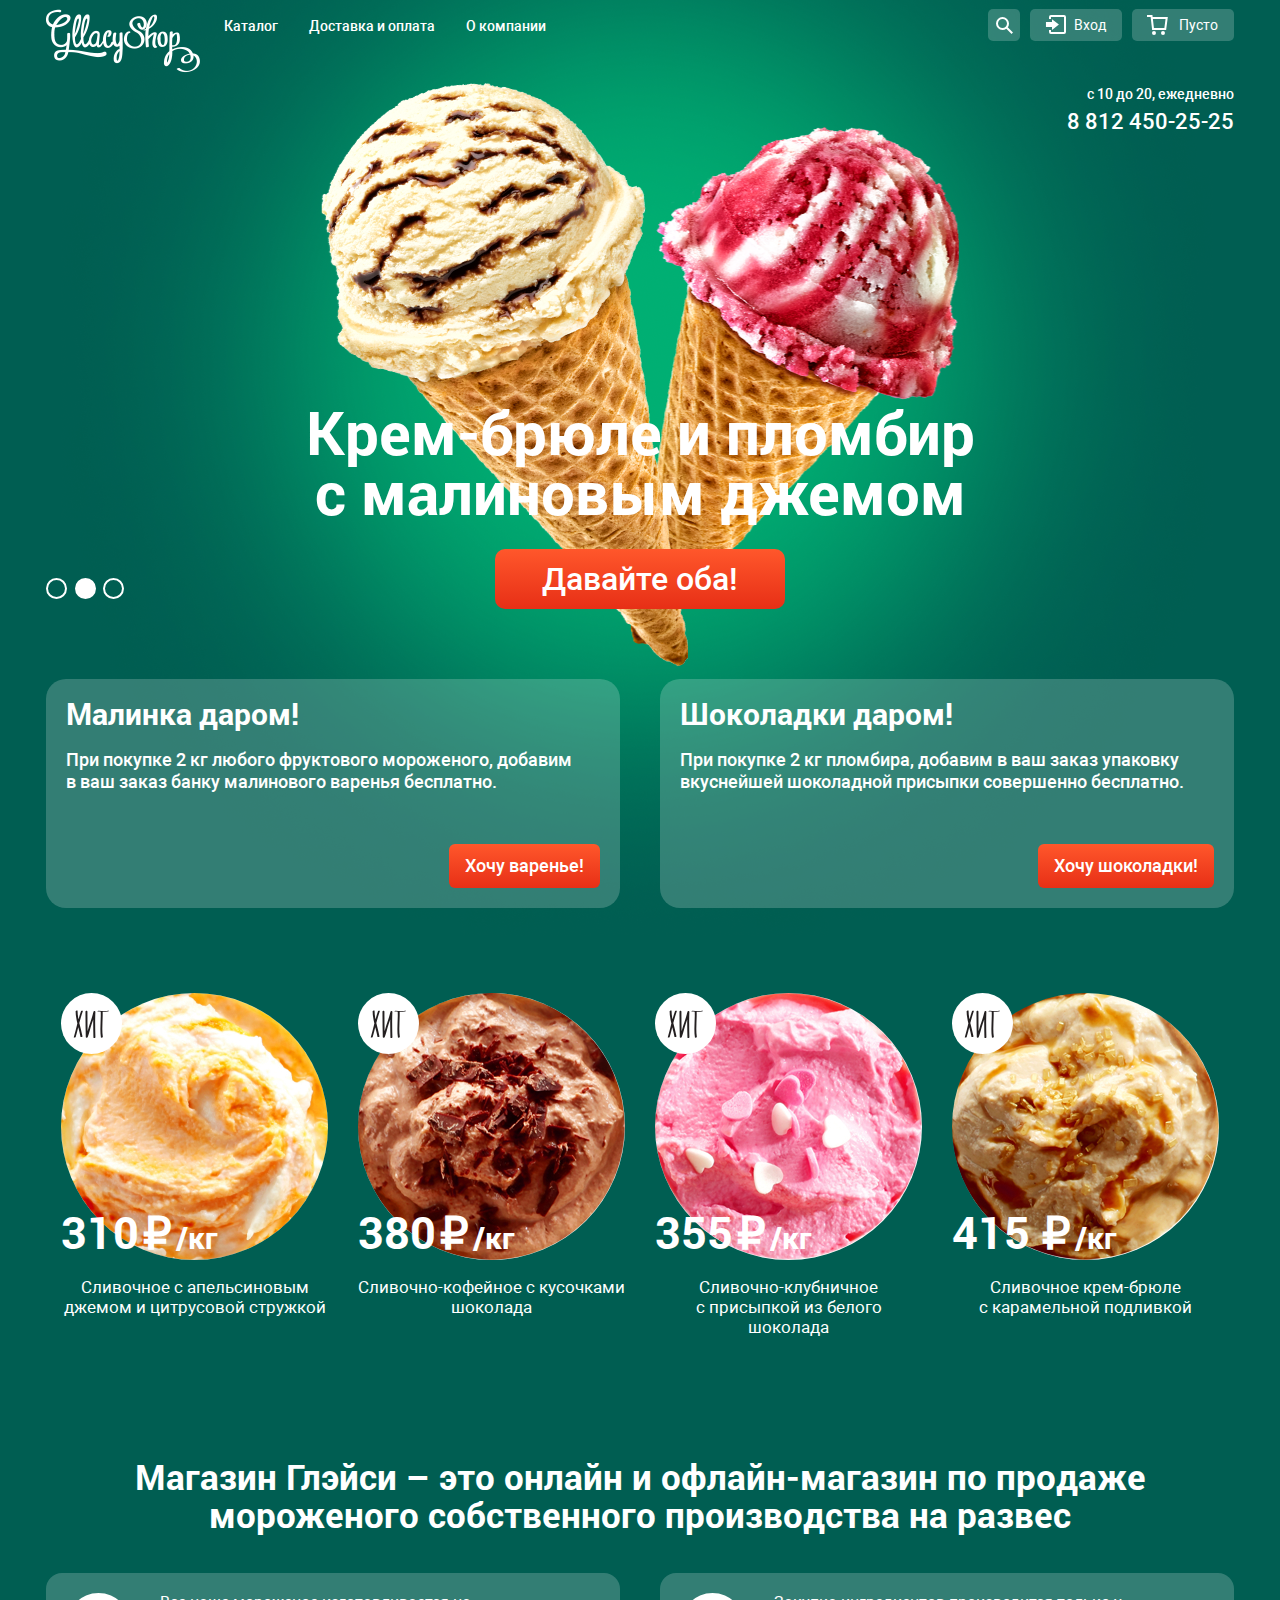
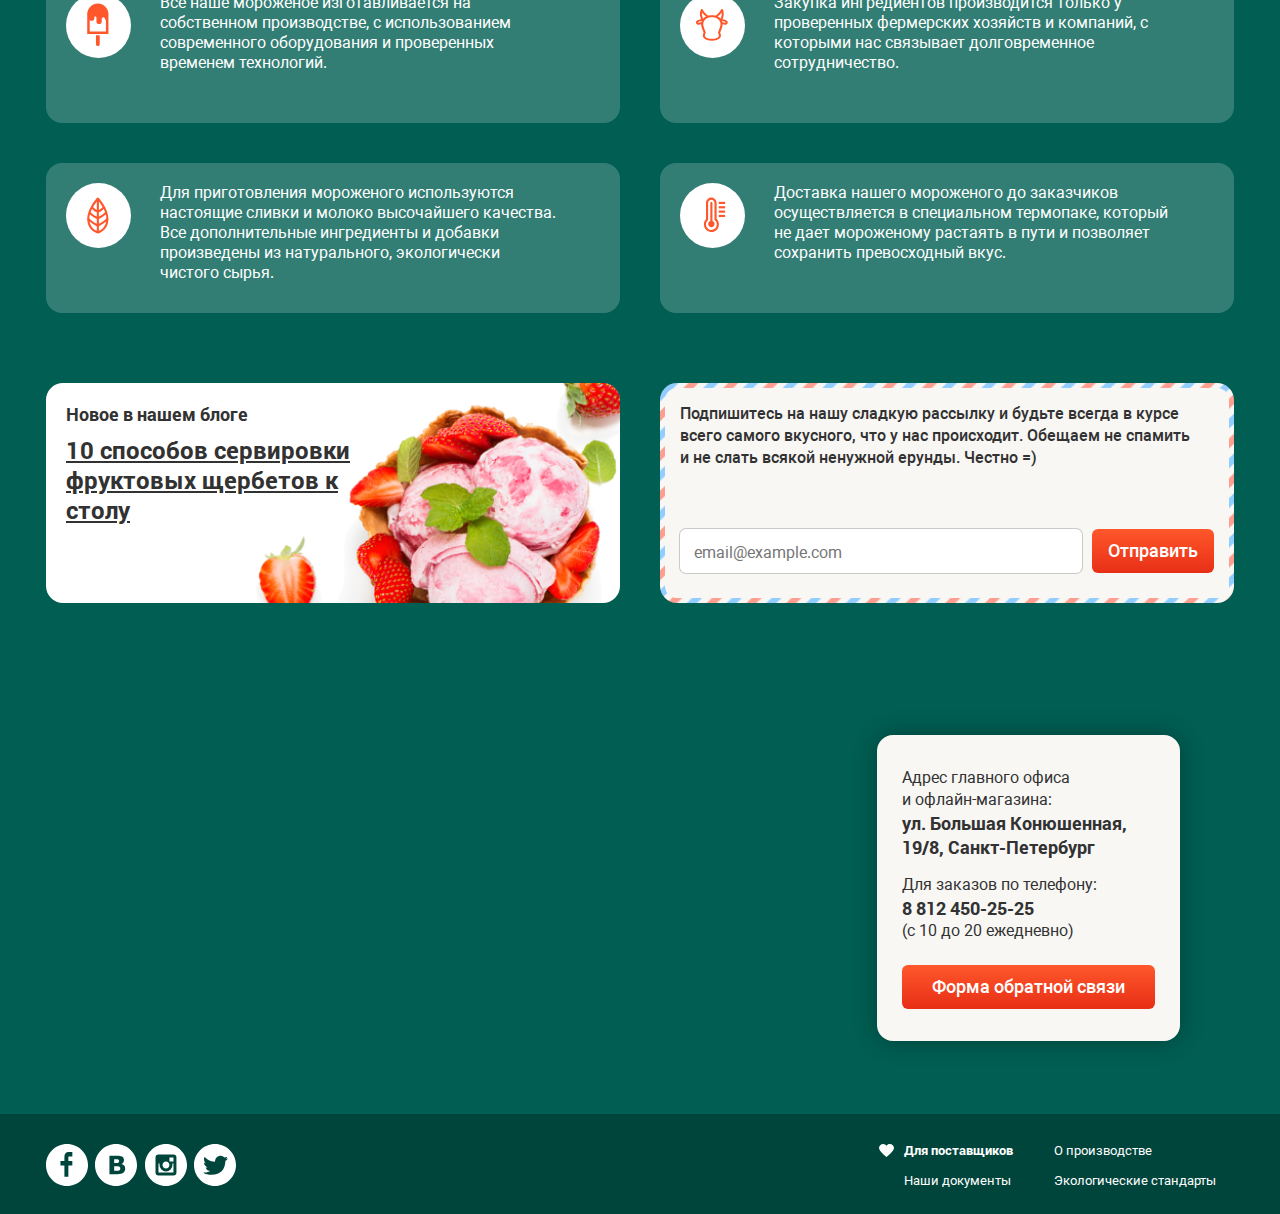
<file: index.html>
<!DOCTYPE html>
<html class="page" lang="ru">
<head>
  <meta charset="UTF-8">
  <title>"Gllacy Shop" - интернет-магазин мороженного</title>

  <link rel="icon" href="favicon.ico">
  <link rel="icon" href="img/icons/152.svg" type="image/svg+xml">
  <link rel="apple-touch-icon" href="img/icons/180.png">
  <link rel="manifest" href="manifest.webmanifest">


  <link href="https://fonts.googleapis.com/css2?family=Roboto:wght@400;500;700&display=swap" rel="stylesheet">
  <link rel="stylesheet" href="css/normalize.css">
  <link rel="stylesheet" href="css/style.css">
</head>

<body class="page-body">
<div class="bg-wrapper bg-wrapper-1">

  <header class="main-header sticky-top">
    <div class="container">
      <nav class="header-nav">
        <a class="header-logo">
          <img src="img/Logo.svg" width="154" height="64" alt="Логотип 'Gllacy Shop'">
        </a>

        <div class="header-nav-wrapper">
          <ul class="site-nav">
            <li>
              <a href="catalog.html">Каталог</a>
              <ul class="menu-dropdown">
                <li class="lead">
                  <a href="#">Новинки</a></li>
                <li>
                  <a href="catalog.html">Сливочное</a>
                </li>
                <li>
                  <a href="#">Щербеты</a>
                </li>
                <li>
                  <a href="#">Фруктовый&nbsp;лёд</a>
                </li>
                <li>
                  <a href="#">Мелорин</a>
                </li>
              </ul>
            </li>
            <li>
              <a href="blank.html">Доставка и оплата</a>
            </li>
            <li>
              <a href="blank.html">О компании</a>
            </li>
          </ul>

          <ul class="user-nav">
            <li class="user-search">
              <button class="btn-menu btn-menu-search" type="button" aria-label="Поиск:"></button>
              <form class="modal-form visually-hidden"
                    action="#"
                    method="get">
                <label class="visually-hidden"
                       for="nav-menu-search">Поиск по сайту:</label>
                <input type="search"
                       id="nav-menu-search"
                       name="site-navigation-search"
                       placeholder="Крем-брюле">
                <button class="btn" type="submit">Поиск</button>
              </form>
            </li>

            <li class="user-login">
              <button class="btn-menu btn-menu-login" type="button">Вход</button>
              <form class="modal-form visually-hidden"
                    action="#"
                    method="post">
                <p>
                  <label class="visually-hidden" for="login-login">Почта:</label>
                  <input type="email"
                         id="login-login"
                         name="login"
                         placeholder="email@example.com">
                </p>
                <p>
                  <label class="visually-hidden" for="password">Пароль:</label>
                  <input type="password"
                         id="password"
                         name="login-password"
                         placeholder="&#149;&#149;&#149;&#149;&#149;&#149;&#149;&#149;&#149;&#149;">
                </p>
                <div class="login-form-wrapper">
                  <button class="btn" type="submit">Войти</button>
                  <div class="login-help">
                    <a href="#">Забыли пароль?</a>
                    <a href="#">Новая&nbsp;регистрация</a>
                  </div>
                </div>

              </form>
            </li>

            <li class="user-cart">
              <button class="btn-menu btn-menu-cart" type="button" aria-label="Корзина:">
                <span class="cart-number"></span>&nbsp;
                <span class="cart-unit">Пусто</span>
              </button>
              <div class="modal-form visually-hidden">
                <table class="table-cart-modal">
                  <caption class="visually-hidden">Товары которые вы выбрали:</caption>
                  <tr>
                    <td class="product-delete"><button type="button"></button></td>
                    <td class="product-img">
                      <img src="img/1.jpg" width="33" height="33" alt="Фото сливочного мороженного с апельсиновым джемом и цитрусовой стружкой">
                    </td>
                    <td class="product-name">Пломбир с&nbsp;апельсиновым джемом</td>
                    <td class="calc-price">
                      <span class="weight">1,5</span>&nbsp;кг х&nbsp;
                      <span class="money">200</span>&nbsp;руб.
                    </td>
                    <td class="price">
                      <span>300</span> руб.</td>
                  </tr>

                  <tr>
                    <td class="product-delete"><button type="button"></button></td>
                    <td class="product-img">
                      <img src="img/3.jpg" width="33" height="33" alt="Фото сливочно-клубничного мороженного с присыпкой из белого шоколада">
                    </td>
                    <td class="product-name">Клубничный пломбир с&nbsp;присыпкой из&nbsp;белого шоколада</td>
                    <td class="calc-price">
                      <span>
                        <span class="weight">1,5</span>&nbsp;кг х&nbsp;
                        <span class="money">300</span>&nbsp;руб.
                      </span>
                    </td>
                    <td class="price">
                      <span class="total-money">450</span> руб.</td>
                  </tr>

                  <tr>
                    <td class="final-price" colspan="5">Итого: <span class="final-money">750</span> руб.</td>
                  </tr>
                </table>
                <button class="btn" type="button">Оформить заказ</button>
              </div>
            </li>
          </ul>
        </div>
      </nav>
    </div>
  </header>

  <main class="container">
    <h1 class="visually-hidden">Интернет-магазин мороженного собственного производства - "Gllacy Shop"</h1>
    <div class="time-info">
      <p>с 10 до 20, ежедневно</p>
      <a href="tel:+88124502525">8 812 450-25-25</a>
    </div>

    <section class="index-slider">
      <h2 class="visually-hidden">Лучшие комбо из двух вкусов!</h2>

      <div class="slide slide-1 slide-current">
        <h3>Крем-брюле и пломбир с&nbsp;малиновым джемом</h3>
        <button class="btn" type="button">Давайте оба!</button>
      </div>

      <div class="slide slide-2">
        <h3>Шоколадный пломбир и&nbsp;лимонный сорбет</h3>
        <button class="btn" type="button">Давайте оба!</button>
      </div>

      <div class="slide slide-3">
        <h3>Пломбир с помадкой и&nbsp;клубничный щербет</h3>
        <button class="btn" type="button">Давайте оба!</button>
      </div>

      <div class="slider-controls">
        <button class="btn-slide btn-slide-1" type="button"></button>
        <button class="btn-slide btn-slide-2 btn-slide-current" type="button" disabled></button>
        <button class="btn-slide btn-slide-3" type="button"></button>
      </div>
    </section>

    <section class="presents">
      <h2 class="visually-hidden">Подарки при покупке в нашем интернет-магазине</h2>

      <article class="present present-raspberries">
        <h3>Малинка даром!</h3>
        <p>При покупке 2 кг любого фруктового мороженого, добавим в ваш заказ банку малинового варенья бесплатно.</p>
        <button class="btn" type="button">Хочу варенье!</button>
        <div class="bg-present-focus"></div>
      </article>

      <article class="present present-chocolate">
        <h3>Шоколадки даром!</h3>
        <p>При покупке 2 кг пломбира, добавим в ваш заказ упаковку вкуснейшей шоколадной присыпки совершенно бесплатно.</p>
        <button class="btn" type="button">Хочу шоколадки!</button>
        <div class="bg-present-focus"></div>
      </article>
    </section>

    <section class="hot-offers">
      <h2 class="visually-hidden">Самый частый выбор покупателей</h2>

      <article class="product">
        <a href="#">
          <h3>Сливочное с&nbsp;апельсиновым джемом и&nbsp;цитрусовой стружкой</h3>
          <img src="img/1.jpg" width="267" height="267"
               alt="Фото сливочного мороженного с апельсиновым джемом и цитрусовой стружкой">
          <p class="product-price">
            <span class="price">310</span>
            <span class="currency">&#8381;</span>
            <span class="weight">/кг</span>
          </p>
        </a>
        <button class="btn" type="button">Быстрый просмотр</button>
        <div class="bg-product-focus"></div>
      </article>

      <article class="product">
        <a href="#">
          <h3>Сливочно-кофейное с&nbsp;кусочками шоколада</h3>
          <img src="img/2.jpg" width="267" height="267" alt="Фото сливочно-кофейного мороженного с кусочками шоколада">
          <p class="product-price">
            <span class="price">380</span>
            <span class="currency">&#8381;</span>
            <span class="weight">/кг</span>
          </p>
        </a>
        <button class="btn" type="button">Быстрый просмотр</button>
        <div class="bg-product-focus"></div>
      </article>

      <article class="product">
        <a href="#">
          <h3>Сливочно-клубничное с&nbsp;присыпкой из&nbsp;белого шоколада</h3>
          <img src="img/3.jpg" width="267" height="267" alt="Фото сливочно-клубничного мороженного с присыпкой из белого шоколада">
          <p class="product-price">
            <span class="price">355</span>
            <span class="currency">&#8381;</span>
            <span class="weight">/кг</span>
          </p>
        </a>
        <button class="btn" type="button">Быстрый просмотр</button>
        <div class="bg-product-focus"></div>
      </article>

      <article class="product">
        <a href="#">
          <h3>Сливочное крем-брюле с&nbsp;карамельной подливкой</h3>
          <img src="img/4.jpg" width="267" height="267" alt="Фото сливочного мороженного крем-брюле с карамельной подливкой">
          <p class="product-price">
            <span class="price">415</span>
            &nbsp;
            <span class="currency">&#8381;</span>
            <span class="weight">/кг</span>
          </p>
        </a>
        <button class="btn" type="button">Быстрый просмотр</button>
        <div class="bg-product-focus"></div>
      </article>
    </section>

    <section class="about">
      <h2>Магазин Глэйси – это онлайн и офлайн-магазин по продаже мороженого собственного производства на развес</h2>
      <ul>
        <li>
          Все наше мороженое изготавливается на собственном производстве, с использованием современного оборудования и
          проверенных временем технологий.
        </li>
        <li>
          Закупка ингредиентов производится только у проверенных фермерских хозяйств и компаний, с которыми нас
          связывает долговременное сотрудничество.
        </li>
        <li>
          Для приготовления мороженого используются настоящие сливки и молоко высочайшего качества. Все дополнительные
          ингредиенты и добавки произведены из натурального, экологически чистого сырья.
        </li>
        <li>
          Доставка нашего мороженого до заказчиков осуществляется в специальном термопаке, который не дает мороженому
          растаять в пути и позволяет сохранить превосходный вкус.
        </li>
      </ul>
    </section>

    <section class="news">
      <h2 class="visually-hidden">Будьте с нами на связи</h2>

      <article class="blog">
        <h3>Новое в нашем блоге</h3>
        <a href="#">10 способов сервировки фруктовых щербетов к столу</a>
      </article>

      <article class="subscribe">
        <h3 class="visually-hidden">Подписка на новости:</h3>
        <p class="subscribe-title">Подпишитесь на нашу сладкую рассылку и будьте всегда в курсе всего самого вкусного,
                                   что у нас происходит.
                                   Обещаем не спамить и не слать всякой ненужной ерунды. Честно =)
        </p>
        <form action="#" method="post">
          <p class="subscribe-form">
            <label for="subscribe-mail"></label>
            <input type="email"
                   id="subscribe-mail"
                   name="email"
                   placeholder="email@example.com">
            <button class="btn" type="submit">Отправить</button>
          </p>
        </form>
      </article>
    </section>
  </main>

  <footer class="main-footer">
    <section class="footer-map container">
      <h2 class="visually-hidden">Наши контакты и адрес</h2>
      <iframe
        src="https://www.google.com/maps/embed?pb=!1m18!1m12!1m3!1d1413.217554872661!2d30.32075519645649!3d59.93892078773227!2m3!1f0!2f0!3f0!3m2!1i1024!2i768!4f13.1!3m3!1m2!1s0x4696310fca145cc1%3A0x42b32648d8238007!2z0JHQvtC70YzRiNCw0Y8g0JrQvtC90Y7RiNC10L3QvdCw0Y8g0YPQuy4sIDE5LzgsINCh0LDQvdC60YIt0J_QtdGC0LXRgNCx0YPRgNCzLCAxOTExODY!5e0!3m2!1sru!2sru!4v1646764091238!5m2!1sru!2sru"
        width="100%"
        height="439px"
        style="border:none;"
        allowfullscreen=""
        loading="lazy"></iframe>

        <div class="contacts">
          <p>Адрес главного офиса <br> и офлайн-магазина: <br>
            <b class="info">ул. Большая Конюшенная, 19/8, Санкт-Петербург</b>
          </p>

          <p>Для заказов по телефону: <br>
            <a class="info" href="#">8 812 450-25-25</a>
             (с 10 до 20 ежедневно)
          </p>
          <button class="btn" type="button">Форма обратной связи</button>
        </div>
    </section>

    <section class="footer-menu">
      <div class="container">
        <div class="footer-social">
          <a href="#" aria-label="Фейсбук">
            <svg xmlns="http://www.w3.org/2000/svg" width="42" height="42" viewBox="0 0 32 32">
              <path fill="#fff"
                    d="M16 0C7.164 0 0 7.163 0 16s7.164 16 16 16c8.837 0 16-7.164 16-16S24.837 0 16 0zm4.062 9.455h-3.021v3.444h3.021v3.445h-3.021v8.61H14.02v-8.61H11v-3.445h3.021V9.455c0-1.902 1.353-3.445 3.021-3.445h3.021v3.445z"/>
            </svg>
          </a>
          <a href="#" aria-label="Вконтакте">
            <svg xmlns="http://www.w3.org/2000/svg" width="42" height="42" viewBox="0 0 32 32">
              <g fill="#fff">
                <path d="M16.637 14.495c.402-.019.719-.082.951-.188.326-.145.54-.33.641-.559.101-.229.15-.496.15-.797 0-.232-.058-.465-.174-.697-.116-.232-.322-.405-.617-.517-.264-.1-.592-.155-.984-.165a76.242 76.242 0 0 0-1.652-.014h-.339v2.965h.565c.571 0 1.057-.009 1.459-.028zM18.118 17.084c-.282-.081-.672-.125-1.166-.132a127.97 127.97 0 0 0-1.55-.009h-.79v3.493h.264c1.014 0 1.74-.003 2.18-.009a3.2 3.2 0 0 0 1.212-.245c.377-.157.633-.364.774-.625s.214-.562.214-.9c0-.446-.088-.788-.261-1.03-.17-.241-.464-.423-.877-.543z"/>
                <path d="M16 0C7.164 0 0 7.164 0 16c0 8.837 7.164 16 16 16 8.837 0 16-7.163 16-16 0-8.836-7.163-16-16-16zm6.602 20.531a3.73 3.73 0 0 1-1.124 1.327c-.552.415-1.161.71-1.823.886s-1.501.264-2.519.264h-6.121V8.987h5.443c1.13 0 1.957.038 2.48.113a5.126 5.126 0 0 1 1.561.5c.533.27.929.632 1.189 1.087.26.455.392.975.392 1.558 0 .678-.179 1.278-.536 1.795-.358.518-.863.92-1.517 1.208v.075c.917.182 1.642.559 2.179 1.13.537.571.807 1.325.807 2.261 0 .678-.138 1.283-.411 1.817z"/>
              </g>
            </svg>
          </a>
          <a href="#" aria-label="Инстаграм">
            <svg xmlns="http://www.w3.org/2000/svg" width="42" height="42" viewBox="0 0 32 32">
              <g fill="#fff">
                <path d="M20.916 16a4.938 4.938 0 1 1-9.877 0c0-.394.051-.773.138-1.14h-.897v6.838h11.396V14.86h-.897c.086.367.137.746.137 1.14z"/>
                <path d="M15.978 18.659c1.466 0 2.659-1.193 2.659-2.659s-1.193-2.659-2.659-2.659c-1.466 0-2.659 1.193-2.659 2.659s1.192 2.659 2.659 2.659zM18.637 10.302h3.039v3.039h-3.039z"/>
                <path d="M16 0C7.164 0 0 7.164 0 16c0 8.837 7.164 16 16 16 8.837 0 16-7.163 16-16 0-8.836-7.163-16-16-16zm7.955 21.698a2.285 2.285 0 0 1-2.279 2.279H10.279A2.285 2.285 0 0 1 8 21.698V10.302a2.286 2.286 0 0 1 2.279-2.279h11.396a2.286 2.286 0 0 1 2.279 2.279v11.396z"/>
              </g>
            </svg>
          </a>
          <a href="#" aria-label="Твиттер">
            <svg xmlns="http://www.w3.org/2000/svg" width="42" height="42" viewBox="0 0 32 32">
              <path fill="#fff"
                    d="M16 0C7.164 0 0 7.164 0 16c0 8.837 7.164 16 16 16 8.837 0 16-7.163 16-16 0-8.836-7.163-16-16-16zm7.944 12.809c-.251 6.516-3.463 10.832-10.992 10.702h-.486c-.447 0-4.543-.443-5.344-1.823 2.479.19 4.247-.406 5.12-1.136-1.048-.289-2.923-.461-3.251-2.848.384.104.618.221 1.299.113-1.307-.824-2.758-1.519-2.679-3.643.311.317 1.164.518 1.46.457-.768-.233-2.149-3.244-.974-4.781 1.984 1.79 4.075 3.482 7.804 3.643.227-2.214 1.24-3.699 3.168-4.325 1.84-.479 3.255.26 3.901 1.138.737-.224 1.453-.466 2.193-.685-.004.833-.569 1.463-.935 1.709.747.165 1.423-.475 1.423-.475-.184.963-1.094 1.725-1.707 1.954z"/>
            </svg>
          </a>
        </div>

        <div class="footer-documents-wrapper">
          <ul class="footer-documents ">
            <li>
              <a href="#">Для поставщиков</a>
            </li>
            <li>
              <a href="#">Наши документы</a>
            </li>
          </ul>

          <ul class="footer-documents ">
            <li>
              <a href="#">О производстве</a>
            </li>
            <li>
              <a href="#">Экологические стандарты</a>
            </li>
          </ul>
        </div>
      </div>


    </section>
  </footer>
</div>


<div class="feedback-form-bg visually-hidden">
  <div class="form">
    <form class="modal-form" action="#">
      <fieldset>
        <legend class="feedback-title">Мы обязательно вам ответим!</legend>
        <p>
          <label class="visually-hidden" for="feedback-name">Ваше имя:</label>
          <input type="text"
                 id="feedback-name"
                 name="name"
                 placeholder="Имя Фамилия"
                 required>
        </p>
        <p>
          <label class="visually-hidden" for="feedback-email">Ваш почтовый ящик:</label>
          <input type="email"
                 id="feedback-email"
                 name="email"
                 placeholder="email@example.com"
                 required>
        </p>
        <p>
          <label class="visually-hidden" for="feedback-message">Введите сюда ваше сообщение:</label>
          <textarea name="message"
                    id="feedback-message"
                    cols="30"
                    rows="10"
                    placeholder="В свободной форме"
                    required></textarea>
        </p>
      </fieldset>
      <button class="btn" type="submit">Отправить</button>
    </form>
    <button class="modal-close"
            type="button"
            aria-label="Закрыть"></button>
  </div>
</div>
</body>
</html>
</file>
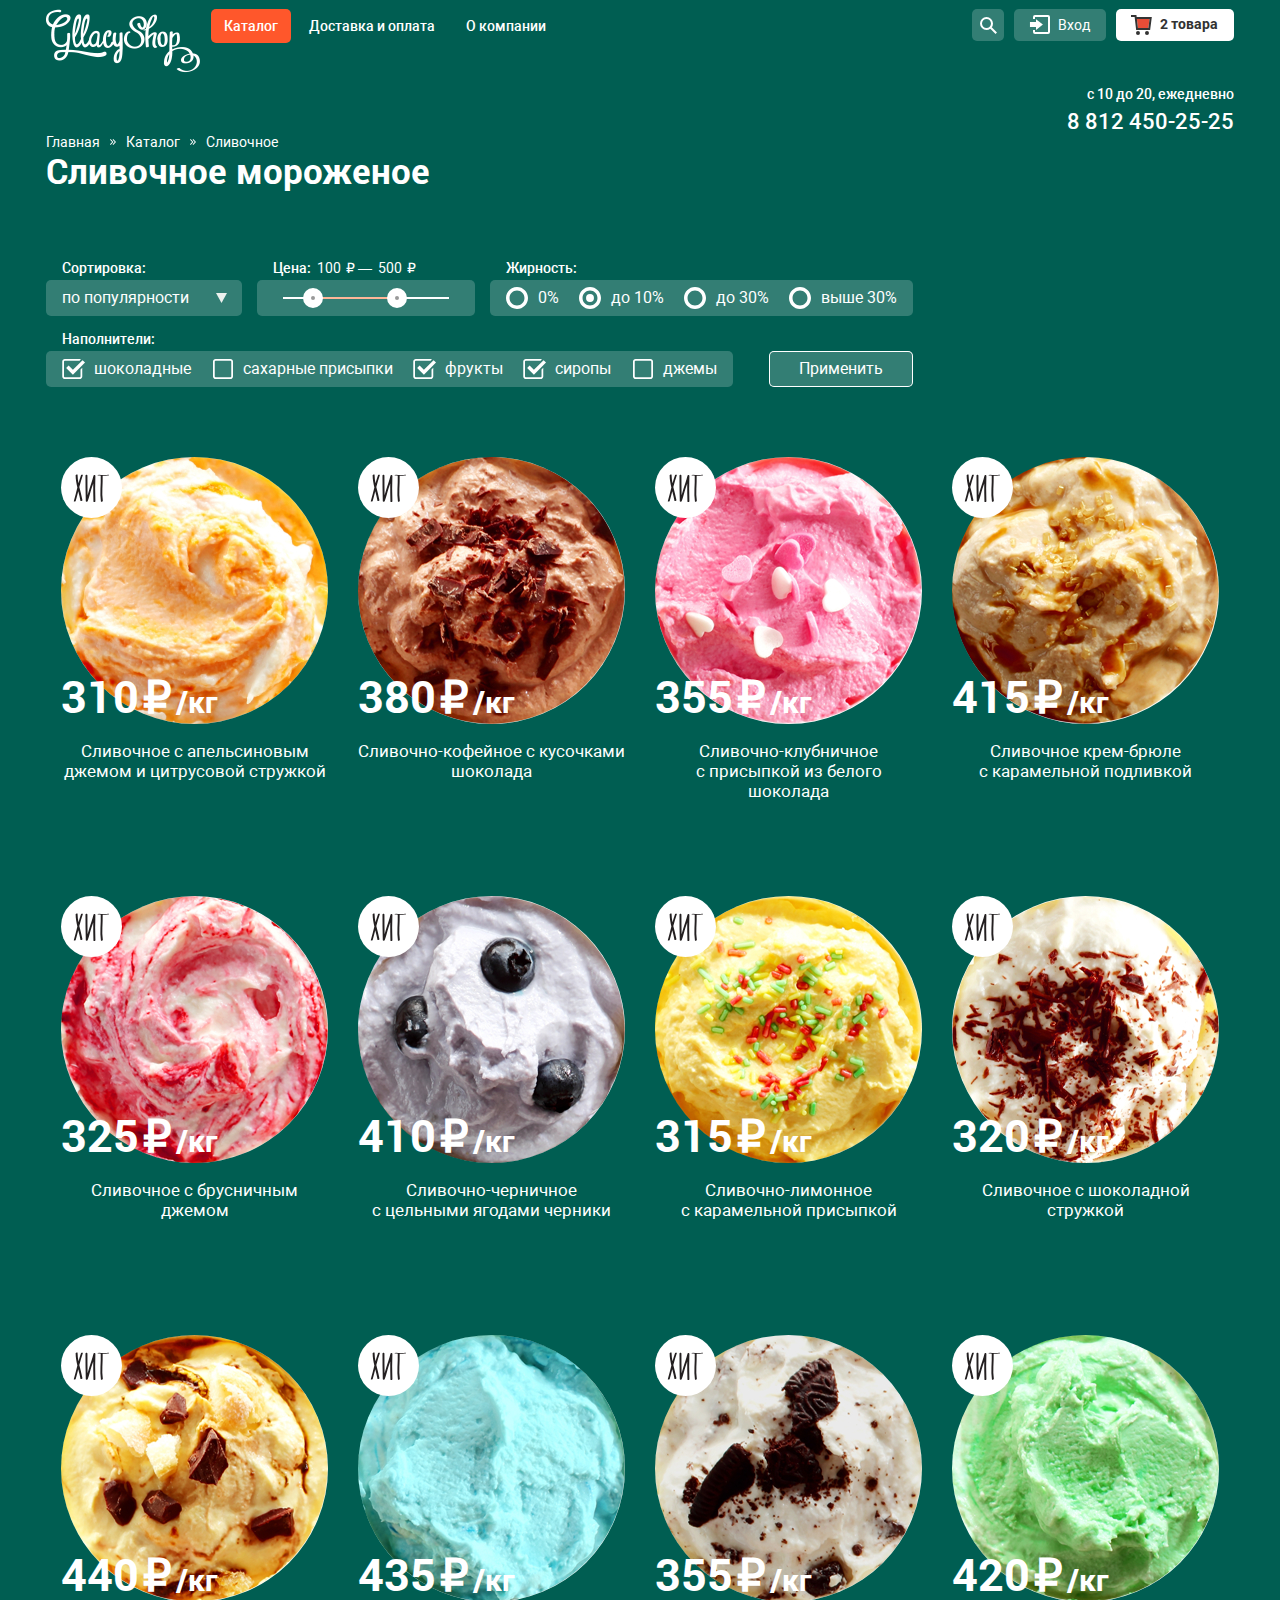
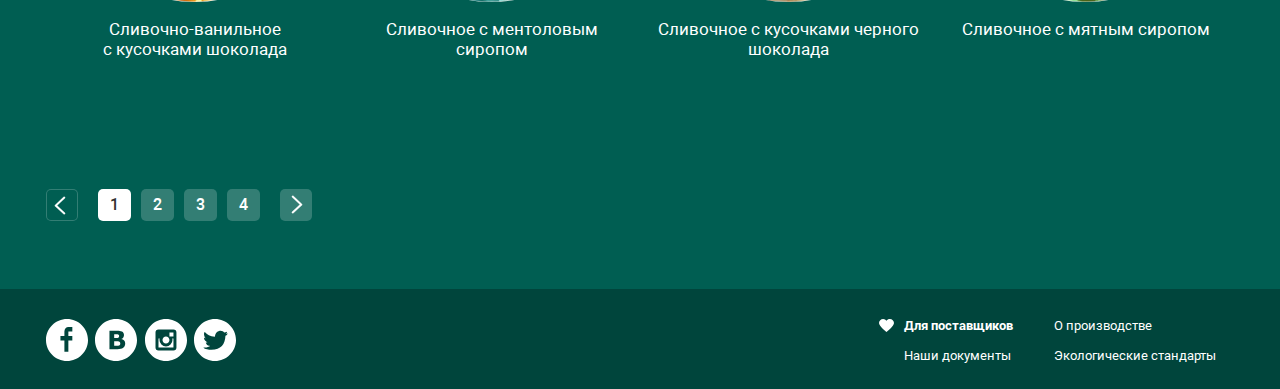
<file: catalog.html>
<!DOCTYPE html>
<html class="page" lang="ru">
<head>
  <meta charset="UTF-8">
  <title>Каталог - "Gllacy Shop"</title>

  <link rel="icon" href="favicon.ico">
  <link rel="icon" href="img/icons/152.svg" type="image/svg+xml">
  <link rel="apple-touch-icon" href="img/icons/180.png">
  <link rel="manifest" href="manifest.webmanifest">


  <link href="https://fonts.googleapis.com/css2?family=Roboto:wght@400;500;700&display=swap" rel="stylesheet">
  <link rel="stylesheet" href="css/normalize.css">
  <link rel="stylesheet" href="css/style.css">
</head>

<body class="page-body page-catalog" style="background-color: #005E52 ">

<header class="main-header sticky-top">
  <div class="container">
    <nav class="header-nav">
      <a class="header-logo" href="index.html">
        <img src="img/Logo.svg" width="154" height="64" alt="Логотип 'Gllacy Shop'">
      </a>

      <div class="header-nav-wrapper">
        <ul class="site-nav">
          <li class="nav-item-current">
            <a href="catalog.html">Каталог</a>
            <ul class="menu-dropdown">
              <li class="lead">
                <a href="#">Новинки</a></li>
              <li>
                <a href="catalog.html">Сливочное</a>
              </li>
              <li>
                <a href="#">Щербеты</a>
              </li>
              <li>
                <a href="#">Фруктовый&nbsp;лед</a>
              </li>
              <li>
                <a href="#">Мелорин</a>
              </li>
            </ul>
          </li>
          <li>
            <a href="blank.html">Доставка и оплата</a>
          </li>
          <li>
            <a href="blank.html">О компании</a>
          </li>
        </ul>

        <ul class="user-nav">
          <li class="user-search">
            <button class="btn-menu btn-menu-search" type="button"></button>
            <form class="modal-form visually-hidden"
                  action="#"
                  method="get">
              <label class="visually-hidden"
                     for="nav-menu-search">Поиск по сайту:</label>
              <input type="search"
                     id="nav-menu-search"
                     name="site-navigation-search"
                     placeholder="Крем-брюле">
              <button class="btn" type="submit">Поиск</button>
            </form>
          </li>

          <li class="user-login">
            <button class="btn-menu btn-menu-login" type="button">Вход</button>
            <form class="modal-form visually-hidden"
                  action="#"
                  method="post">
              <p>
                <label class="visually-hidden" for="login-login">Почта:</label>
                <input type="email"
                       id="login-login"
                       name="login"
                       placeholder="email@example.com">
              </p>
              <p>
                <label for="password">Пароль:</label>
                <input type="password"
                       id="password"
                       name="login-password"
                       placeholder="&#149;&#149;&#149;&#149;&#149;&#149;&#149;&#149;&#149;&#149;">
              </p>
              <div class="login-form-wrapper">
                <button class="btn" type="submit">Войти</button>
                <div class="login-help">
                  <a href="#">Забыли пароль?</a>
                  <a href="#">Новая регистрация</a>
                </div>
              </div>

            </form>
          </li>

          <li class="user-cart">
            <button class="btn-menu btn-menu-cart btn-cart-current" type="button" aria-label="Корзина:">
              <span class="cart-number">2</span>&nbsp;
              <span class="cart-unit">товара</span>
            </button>
            <div class="modal-form visually-hidden">
              <table class="table-cart-modal">
                <caption class="visually-hidden">Товары которые вы выбрали:</caption>
                <tr>
                  <td class="product-delete"><button type="button"></button></td>
                  <td class="product-img"></td>
                  <td class="product-name">Пломбир с апельсиновым джемом</td>
                  <td class="calc-price">
                    <span class="weight">1,5</span>кг х
                    <span class="money">200</span>руб.
                  </td>
                  <td class="price">
                    <span>300</span> руб.</td>
                </tr>

                <tr>
                  <td class="product-delete"><button type="button"></button></td>
                  <td class="product-img"></td>
                  <td class="product-name">Пломбир с апельсиновым джемом</td>
                  <td class="calc-price">
                    <span class="weight">1,5</span>кг х
                    <span class="money">200</span>руб.
                  </td>
                  <td class="price">
                    <span class="total-money">300</span> руб.</td>
                </tr>

                <tr>
                  <td class="final-price" colspan="5">Итого: <span class="final-money">750</span> руб.</td>
                </tr>
              </table>
              <button class="btn" type="button">Оформить заказ</button>
            </div>
          </li>
        </ul>
      </div>
    </nav>
  </div>
</header>

<main class="container">
  <h1>Сливочное мороженое</h1>
  <ul class="breadcrumbs">
    <li><a href="index.html">Главная</a></li>
    <li><a href="#">Каталог</a></li>
    <li>Сливочное</li>
  </ul>
  <div class="time-info">
    <p>с 10 до 20, ежедневно</p>
    <a href="tel:+88124502525">8 812 450-25-25</a>
  </div>

  <div class="sidebar-filters-catalog">
    <form action="#" method="get">

      <fieldset class="select-filter filter-item">
        <legend>Сортировка:</legend>
        <label class="visually-hidden"
               for="category-select"
               aria-label="Сортировка по категориям:"></label>

        <select class="filter-list"
                name="category-selection-filter"
                id="category-select">
          <option value="populate">по популярности</option>
          <option value="inexpensive">сначала недорогие</option>
          <option value="expensive">сначала дорогие</option>
          <option value="fat-contents">по жирности</option>
        </select>
      </fieldset>


      <fieldset class="range-filter filter-item">
        <legend>Цена:
          <span class="price-controls">
          <label aria-label="от"><input type="text" name="price-min" value="100">&#8381;</label>
          <span>&mdash;</span>
          <label aria-label="до"><input type="text" name="price-max" value="500">&#8381;</label>
        </span>
        </legend>

        <div class="range-controls filter-list">
          <div class="scale">
            <div class="bar" style="width: 50%; margin-left: 20%"></div>
          </div>
          <div class="toggle-btn toggle-min" tabindex="0"></div>
          <div class="toggle-btn toggle-max" tabindex="0"></div>
        </div>
      </fieldset>




      <fieldset class="radio-filter filter-item">
        <legend>Жирность:</legend>
        <div class="filter-wrapper">
          <ul class="filter-list">
            <li>
              <input class="visually-hidden filter-input-radio"
                     type="radio"
                     name="percent"
                     value="to 0%"
                     id="to-0">
              <label class="radio-indicator"
                     for="to-0">0%</label>
            </li>

            <li>
              <input class="visually-hidden filter-input-radio"
                     type="radio"
                     name="percent"
                     value="to 10%"
                     id="to-10"
                     checked>
              <label class="radio-indicator"
                     for="to-10">до 10%</label>
            </li>

            <li>
              <input class="visually-hidden filter-input-radio"
                     type="radio"
                     name="percent"
                     value="to 30%"
                     id="to-30">
              <label class="radio-indicator"
                     for="to-30">до 30%</label>
            </li>

            <li>
              <input class="visually-hidden filter-input-radio"
                     type="radio"
                     name="percent"
                     value="above 30%"
                     id="above-30">
              <label class="radio-indicator"
                     for="above-30">выше 30%</label>
            </li>
          </ul>
        </div>
      </fieldset>

      <fieldset class="checkbox-filter filter-item">
        <legend>Наполнители:</legend>
        <div class="filter-wrapper">
          <ul class="filter-list">
            <li>
              <input class="visually-hidden filter-input-checkbox"
                     type="checkbox"
                     name="chocolate"
                     id="chocolate-id"
                     checked>
              <label class="checkbox-indicator"
                     for="chocolate-id">шоколадные</label>
            </li>

            <li>
              <input class="visually-hidden filter-input-checkbox"
                     type="checkbox"
                     name="powdered-sugar"
                     id="sugar-id">
              <label class="checkbox-indicator"
                     for="sugar-id">сахарные&nbsp;присыпки</label>
            </li>

            <li>
              <input class="visually-hidden filter-input-checkbox"
                     type="checkbox"
                     name="fruits"
                     id="fruits-id"
                     checked>
              <label class="checkbox-indicator"
                     for="fruits-id">фрукты</label>
            </li>

            <li>
              <input class="visually-hidden filter-input-checkbox"
                     type="checkbox"
                     name="syrups"
                     id="syrup-id"
                     checked>
              <label class="checkbox-indicator"
                     for="syrup-id">сиропы</label>
            </li>

            <li>
              <input class="visually-hidden filter-input-checkbox"
                     type="checkbox"
                     name="jams"
                     id="jam-id">
              <label class="checkbox-indicator"
                     for="jam-id">джемы</label>
            </li>
          </ul>
        </div>
      </fieldset>

      <button class="btn-filters"
              type="submit">Применить</button>
    </form>
  </div>

  <section class="products">
    <h2 class="visually-hidden">Список всех доступных вкусов сливочного мороженного:</h2>

    <article class="product">
      <a href="#">
        <h3>Сливочное с&nbsp;апельсиновым джемом и&nbsp;цитрусовой стружкой</h3>
        <img src="img/1.jpg" width="267" height="267"
             alt="Фото сливочного мороженного с апельсиновым джемом и цитрусовой стружкой">
        <p class="product-price">
          <span class="price">310</span>
          <span class="currency">&#8381;</span>
          <span class="weight">/кг</span>
        </p>
      </a>
      <button class="btn" type="button">Быстрый просмотр</button>
      <div class="bg-product-focus"></div>
    </article>

    <article class="product">
      <a href="#">
        <h3>Сливочно-кофейное с&nbsp;кусочками шоколада</h3>
        <img src="img/2.jpg" width="267" height="267" alt="Фото сливочно-кофейного мороженного с кусочками шоколада">
        <p class="product-price">
          <span class="price">380</span>
          <span class="currency">&#8381;</span>
          <span class="weight">/кг</span>
        </p>
      </a>
      <button class="btn" type="button">Быстрый просмотр</button>
      <div class="bg-product-focus"></div>
    </article>

    <article class="product">
      <a href="#">
        <h3>Сливочно-клубничное с&nbsp;присыпкой из&nbsp;белого шоколада</h3>
        <img src="img/3.jpg" width="267" height="267" alt="Фото сливочно-клубничного мороженного с присыпкой из белого шоколада">
        <p class="product-price">
          <span class="price">355</span>
          <span class="currency">&#8381;</span>
          <span class="weight">/кг</span>
        </p>
      </a>
      <button class="btn" type="button">Быстрый просмотр</button>
      <div class="bg-product-focus"></div>
    </article>

    <article class="product">
      <a href="#">
        <h3>Сливочное крем-брюле с&nbsp;карамельной подливкой</h3>
        <img src="img/4.jpg" width="267" height="267" alt="Фото сливочного мороженного крем-брюле с карамельной подливкой">
        <p class="product-price">
          <span class="price">415</span>
          <span class="currency">&#8381;</span>
          <span class="weight">/кг</span>
        </p>
      </a>
      <button class="btn" type="button">Быстрый просмотр</button>
      <div class="bg-product-focus"></div>
    </article>

    <article class="product">
      <a href="#">
        <h3>Сливочное с&nbsp;брусничным джемом</h3>
        <img src="img/5.jpg" width="267" height="267" alt="Фото сливочного мороженного с брусничным джемом">
        <p class="product-price">
          <span class="price">325</span>
          <span class="currency">&#8381;</span>
          <span class="weight">/кг</span>
        </p>
      </a>
      <button class="btn" type="button">Быстрый просмотр</button>
      <div class="bg-product-focus"></div>
    </article>

    <article class="product">
      <a href="#">
        <h3>Сливочно-черничное с&nbsp;цельными ягодами черники</h3>
        <img src="img/6.jpg" width="267" height="267" alt="Фото сливочного мороженного с цельными ягодами черники">
        <p class="product-price">
          <span class="price">410</span>
          <span class="currency">&#8381;</span>
          <span class="weight">/кг</span>
        </p>
      </a>
      <button class="btn" type="button">Быстрый просмотр</button>
      <div class="bg-product-focus"></div>
    </article>

    <article class="product">
      <a href="#">
        <h3>Сливочно-лимонное с&nbsp;карамельной присыпкой</h3>
        <img src="img/7.jpg" width="267" height="267" alt="Фото сливочного мороженного с карамельной присыпкой">
        <p class="product-price">
          <span class="price">315</span>
          <span class="currency">&#8381;</span>
          <span class="weight">/кг</span>
        </p>
      </a>
      <button class="btn" type="button">Быстрый просмотр</button>
      <div class="bg-product-focus"></div>
    </article>

    <article class="product">
      <a href="#">
        <h3>Сливочное с&nbsp;шоколадной стружкой</h3>
        <img src="img/8.jpg" width="267" height="267" alt="Фото сливочного мороженного с шоколадной стружкой">
        <p class="product-price">
          <span class="price">320</span>
          <span class="currency">&#8381;</span>
          <span class="weight">/кг</span>
        </p>
      </a>
      <button class="btn" type="button">Быстрый просмотр</button>
      <div class="bg-product-focus"></div>
    </article>

    <article class="product">
      <a href="#">
        <h3>Сливочно-ванильное с&nbsp;кусочками шоколада</h3>
        <img src="img/9.jpg" width="267" height="267" alt="Фото сливочного мороженного с кусочками шоколада">
        <p class="product-price">
          <span class="price">440</span>
          <span class="currency">&#8381;</span>
          <span class="weight">/кг</span>
        </p>
      </a>
      <button class="btn" type="button">Быстрый просмотр</button>
      <div class="bg-product-focus"></div>
    </article>

    <article class="product">
      <a href="#">
        <h3>Сливочное с&nbsp;ментоловым сиропом</h3>
        <img src="img/10.jpg" width="267" height="267"  alt="Фото сливочного мороженного с ментоловым сиропом">
        <p class="product-price">
          <span class="price">435</span>
          <span class="currency">&#8381;</span>
          <span class="weight">/кг</span>
        </p>
      </a>
      <button class="btn" type="button">Быстрый просмотр</button>
      <div class="bg-product-focus"></div>
    </article>

    <article class="product">
      <a href="#">
        <h3>Сливочное с&nbsp;кусочками черного шоколада</h3>
        <img src="img/11.jpg" width="267" height="267" alt="Фото сливочного мороженного с кусочками черного шоколада">
        <p class="product-price">
          <span class="price">355</span>
          <span class="currency">&#8381;</span>
          <span class="weight">/кг</span>
        </p>
      </a>
      <button class="btn" type="button">Быстрый просмотр</button>
      <div class="bg-product-focus"></div>
    </article>

    <article class="product">
      <a href="#">
        <h3>Сливочное с&nbsp;мятным сиропом</h3>
        <img src="img/12.jpg" width="267" height="267" alt="Фото сливочного мороженного с мятным сиропом">
        <p class="product-price">
          <span class="price">420</span>
          <span class="currency">&#8381;</span>
          <span class="weight">/кг</span>
        </p>
      </a>
      <button class="btn" type="button">Быстрый просмотр</button>
      <div class="bg-product-focus"></div>
    </article>
  </section>

  <section class="pagination">
    <button class="btn-pagination btn-pagination-prev" type="button" disabled></button>
    <ul class="pages-list-btns">

      <li class="btn-page-current">
        <a>1</a>
      </li>

      <li>
        <a href="#">2</a>
      </li>

      <li>
        <a href="#">3</a>
      </li>

      <li>
        <a href="#">4</a>
      </li>
    </ul>
    <button class="btn-pagination btn-pagination-next" type="button"></button>
  </section>
</main>

<footer class="main-footer">
  <section class="footer-menu">
    <div class="container">
      <div class="footer-social">
        <a href="#" aria-label="Фейсбук">
          <svg xmlns="http://www.w3.org/2000/svg" width="42" height="42" viewBox="0 0 32 32">
            <path fill="#fff"
                  d="M16 0C7.164 0 0 7.163 0 16s7.164 16 16 16c8.837 0 16-7.164 16-16S24.837 0 16 0zm4.062 9.455h-3.021v3.444h3.021v3.445h-3.021v8.61H14.02v-8.61H11v-3.445h3.021V9.455c0-1.902 1.353-3.445 3.021-3.445h3.021v3.445z"/>
          </svg>
        </a>
        <a href="#" aria-label="Вконтакте">
          <svg xmlns="http://www.w3.org/2000/svg" width="42" height="42" viewBox="0 0 32 32">
            <g fill="#fff">
              <path d="M16.637 14.495c.402-.019.719-.082.951-.188.326-.145.54-.33.641-.559.101-.229.15-.496.15-.797 0-.232-.058-.465-.174-.697-.116-.232-.322-.405-.617-.517-.264-.1-.592-.155-.984-.165a76.242 76.242 0 0 0-1.652-.014h-.339v2.965h.565c.571 0 1.057-.009 1.459-.028zM18.118 17.084c-.282-.081-.672-.125-1.166-.132a127.97 127.97 0 0 0-1.55-.009h-.79v3.493h.264c1.014 0 1.74-.003 2.18-.009a3.2 3.2 0 0 0 1.212-.245c.377-.157.633-.364.774-.625s.214-.562.214-.9c0-.446-.088-.788-.261-1.03-.17-.241-.464-.423-.877-.543z"/>
              <path d="M16 0C7.164 0 0 7.164 0 16c0 8.837 7.164 16 16 16 8.837 0 16-7.163 16-16 0-8.836-7.163-16-16-16zm6.602 20.531a3.73 3.73 0 0 1-1.124 1.327c-.552.415-1.161.71-1.823.886s-1.501.264-2.519.264h-6.121V8.987h5.443c1.13 0 1.957.038 2.48.113a5.126 5.126 0 0 1 1.561.5c.533.27.929.632 1.189 1.087.26.455.392.975.392 1.558 0 .678-.179 1.278-.536 1.795-.358.518-.863.92-1.517 1.208v.075c.917.182 1.642.559 2.179 1.13.537.571.807 1.325.807 2.261 0 .678-.138 1.283-.411 1.817z"/>
            </g>
          </svg>
        </a>
        <a href="#" aria-label="Инстаграм">
          <svg xmlns="http://www.w3.org/2000/svg" width="42" height="42" viewBox="0 0 32 32">
            <g fill="#fff">
              <path d="M20.916 16a4.938 4.938 0 1 1-9.877 0c0-.394.051-.773.138-1.14h-.897v6.838h11.396V14.86h-.897c.086.367.137.746.137 1.14z"/>
              <path d="M15.978 18.659c1.466 0 2.659-1.193 2.659-2.659s-1.193-2.659-2.659-2.659c-1.466 0-2.659 1.193-2.659 2.659s1.192 2.659 2.659 2.659zM18.637 10.302h3.039v3.039h-3.039z"/>
              <path d="M16 0C7.164 0 0 7.164 0 16c0 8.837 7.164 16 16 16 8.837 0 16-7.163 16-16 0-8.836-7.163-16-16-16zm7.955 21.698a2.285 2.285 0 0 1-2.279 2.279H10.279A2.285 2.285 0 0 1 8 21.698V10.302a2.286 2.286 0 0 1 2.279-2.279h11.396a2.286 2.286 0 0 1 2.279 2.279v11.396z"/>
            </g>
          </svg>
        </a>
        <a href="#" aria-label="Твиттер">
          <svg xmlns="http://www.w3.org/2000/svg" width="42" height="42" viewBox="0 0 32 32">
            <path fill="#fff"
                  d="M16 0C7.164 0 0 7.164 0 16c0 8.837 7.164 16 16 16 8.837 0 16-7.163 16-16 0-8.836-7.163-16-16-16zm7.944 12.809c-.251 6.516-3.463 10.832-10.992 10.702h-.486c-.447 0-4.543-.443-5.344-1.823 2.479.19 4.247-.406 5.12-1.136-1.048-.289-2.923-.461-3.251-2.848.384.104.618.221 1.299.113-1.307-.824-2.758-1.519-2.679-3.643.311.317 1.164.518 1.46.457-.768-.233-2.149-3.244-.974-4.781 1.984 1.79 4.075 3.482 7.804 3.643.227-2.214 1.24-3.699 3.168-4.325 1.84-.479 3.255.26 3.901 1.138.737-.224 1.453-.466 2.193-.685-.004.833-.569 1.463-.935 1.709.747.165 1.423-.475 1.423-.475-.184.963-1.094 1.725-1.707 1.954z"/>
          </svg>
        </a>
      </div>

      <div class="footer-documents-wrapper">
        <ul class="footer-documents ">
          <li>
            <a href="#">Для поставщиков</a>
          </li>
          <li>
            <a href="#">Наши документы</a>
          </li>
        </ul>

        <ul class="footer-documents ">
          <li>
            <a href="#">О производстве</a>
          </li>
          <li>
            <a href="#">Экологические стандарты</a>
          </li>
        </ul>
      </div>
    </div>
  </section>
</footer>

</body>
</html>
</file>
<file: css/style.css>
@font-face {
  font-family: "Roboto";
  font-weight: 400;
  font-style: normal;
  src: url("../fonts/roboto.woff2") format("wwoff2"),
       url("../fonts/roboto.woff") format("woff");
}

@font-face {
  font-family: "Roboto";
  font-weight: 500;
  font-style: normal;
  src: url("../fonts/robotomedium.woff2") format("woff2"),
       url("../fonts/robotomedium.woff") format("woff");
}

@font-face {
  font-family: "Roboto";
  font-weight: 700;
  font-style: normal;
  src: url("../fonts/robotobold.woff2") format("woff2"),
       url("../fonts/robotobold.woff") format("woff");
}

:root {
  --bg-green: #005E52;
  --bg-green-footer: #00453C;
  --bg-blue: #0E1A56;
  --bg-blue-footer: #000B43;
  --bg-pink: #96012D;
  --bg-pink-footer: #700021;
  --bg-modal: #F8F7F4;
  --orange-current: #FF8061;
  --orange-light: #FF572B;
  --orange-dark: #E72F16;
  --orange-dropdown-hover: #FFDBCB;
  --orange-dropdown-active: #FFB798;
  --orange-dropdown-current: #FF643E;
  --gray-light: #CACAC7;
  --gray-medium: #999999;
  --gray-dark: #323232;
  --blue-border: #88C3FF;
  --black: #000000;
  --white: #ffffff;
  --white-hover: rgba(255, 255, 255, 0.2);
  --white-active: rgba(255, 255, 255, 0.4);
}

*, ::before, ::after {
  box-sizing: border-box;
}

.page {
  min-height: 100%;
}

.page-body {
  min-width: 1220px;
  min-height: 100%;
  margin: 0;
  padding: 0;

  font-family: 'Roboto', 'Open Sans', sans-serif;
  font-size: 16px;
  line-height: 18px;
  font-weight: 500;
  font-style: normal;
  color: var(--white);
}

a {
  text-decoration: none;
}

img {
  max-width: 100%;
  height: auto;
}

textarea {
  padding: 14px;
  border: none;
  color: var(--gray-dark);
  font-weight: 700;
  border-radius: 6px;
  box-shadow: 0 0 0 1px var(--gray-light);
  outline: none;
}

textarea:hover {
  box-shadow: 0 0 0 2px var(--gray-light);
}

textarea:focus {
  box-shadow: 0 0 0 2px var(--blue-border);
}

textarea::placeholder,
textarea::-moz-placeholder,
textarea::-webkit-input-placeholder {
  font-size: 16px;
  line-height: 20px;
  font-weight: 400;
}

input[type="email"],
input[type="search"],
input[type="password"],
input[type="text"] {
  flex-grow: 1;
  height: 44px;
  margin-right: 10px;
  padding: 14px;
  border: none;

  color: var(--gray-dark);
  font-weight: 700;

  border-radius: 6px;
  box-shadow: 0 0 0 1px var(--gray-light);
  outline: none;
}

input[type="email"]:hover,
input[type="search"]:hover,
input[type="password"]:hover,
input[type="text"]:hover {
  box-shadow: 0 0 0 2px var(--gray-light);
}

input[type="email"]:focus,
input[type="search"]:focus,
input[type="password"]:focus,
input[type="text"]:focus {
  box-shadow: 0 0 0 2px var(--blue-border);
}

input[type="email"]::placeholder,
input[type="search"]::placeholder,
input[type="password"]::placeholder,
input[type="text"]::placeholder {
  font-size: 16px;
  line-height: 20px;
  font-weight: 400;
}

input[type="email"]:active,
input[type="search"]:active,
input[type="password"]:active,
input[type="text"]:active {
  box-shadow: 0 0 0 1px var(--gray-light);
}

.visually-hidden {
  position: absolute;

  width: 1px;
  height: 1px;
  margin: -1px;
  border: 0;
  padding: 0;

  white-space: nowrap;
  clip-path: inset(100%);
  clip: rect(0 0 0 0);
  overflow: hidden;
}

.btn {
  display: flex;
  justify-content: center;
  align-items: center;
  padding: 12px 16px;
  height: 44px;

  color: var(--white);
  font-weight: 500;
  font-style: normal;
  font-size: 18px;
  line-height: 24px;

  background: linear-gradient(180deg, var(--orange-light) 0%, var(--orange-dark) 100%);
  border: none;
  border-radius: 6px;

  outline: none;
  cursor: pointer;

  transition: box-shadow 0.35s ease-out;
}

.btn:hover,
.btn:focus {
  background: var(--orange-light);
  box-shadow: 0 0 48px 0 rgba(251, 205, 192, 0.5);
  outline: none;
}

.btn:active {
  background: var(--orange-current);
}

.container {
  width: 1220px;
  padding: 0 16px;
  margin: 0 auto;
}

.bg-wrapper {
  display: grid;
  grid-template-rows: min-content
                      1fr
                      min-content;
}

.bg-wrapper-1 {
  background-color: var(--bg-green);
  background-image: url("../img/bg-icecream-1.png");
  background-repeat: no-repeat;
  background-position: center top;
}

.bg-wrapper-2 {
  background-color: var(--bg-blue);
  background-image: url("../img/bg-icecream-2.png");
  background-repeat: no-repeat;
  background-position: center top;
}

.bg-wrapper-3 {
  background-color: var(--bg-pink);
  background-image: url("../img/bg-icecream-3.png");
  background-repeat: no-repeat;
  background-position: center top;
}

.main-header {
  min-height: 82px;
  padding: 9px 0;
}

.header-nav {
  display: flex;
}

.header-logo {
  margin-right: 11px;
  transition: 200ms ease-out;
}

.page-catalog .header-logo:hover {
  opacity: 0.5;
  cursor: pointer;
}

.header-nav-wrapper {
  display: flex;
  justify-content: space-between;
  flex-grow: 1;
}

.site-nav {
  display: flex;
  flex-wrap: wrap;
  align-self: flex-start;

  font-size: 14px;
  line-height: 16px;

  max-width: 600px;
  margin: 0;
  padding: 0;

  list-style: none;
}

.site-nav > li {
  position: relative;
  margin-right: 5px;
  padding-bottom: 8px;
}

.site-nav > li > a {
  display: block;
  padding: 9px 13px;
  text-align: center;
  vertical-align: middle;

  color: var(--white);

  border-radius: 5px;
  outline: none;

  transition-property: background-color;
  transition-duration: 0.28s;
  transition-timing-function: ease-out;
}

.site-nav > li > a:hover,
.site-nav > li > a:focus {
  background-color: var(--white-hover);
  outline: none;
}

.site-nav .nav-item-current > a {
  background-color: var(--orange-light);
}

.site-nav .nav-item-current > a:hover,
.site-nav .nav-item-current > a:focus {
  background-color: var(--orange-light);
}

.menu-dropdown {
  position: absolute;
  top: 40px;
  z-index: 50;
  display: none;
  min-width: 143px;
  min-height: 171px;
  margin: 0;
  padding: 0;

  color: var(--gray-dark);
  font-size: 14px;
  line-height: 16px;

  background-color: var(--bg-modal);
  border-radius: 5px;
  box-shadow: 0 20px 20px 0 rgba(0, 0, 0, 0.4);
  list-style: none;
  overflow: hidden;
}

.menu-dropdown a {
  display: block;
  padding: 10px 20px;
  color: var(--gray-dark);
}

.menu-dropdown li:last-child a {
  padding-bottom: 15px;
}

.menu-dropdown a:hover,
.menu-dropdown a:focus {
  display: block;
  padding: 10px 20px;
  color: var(--gray-dark);
  background-color: var(--orange-dropdown-hover);
  outline: none;
}

.menu-dropdown .lead {
  position: relative;
}

.menu-dropdown .lead a {
  padding: 14px 20px;
  font-weight: 700;
}

.menu-dropdown .lead::after {
  position: absolute;
  left: 10px;
  right: 10px;
  bottom: 0;
  content: "";
  height: 1px;
  background-color: var(--gray-light);
}

.site-nav > li:first-of-type:hover  .menu-dropdown,
.site-nav > li.nav-item-current:hover  .menu-dropdown,
.site-nav > li:first-of-type a:focus + .menu-dropdown,
.site-nav > li.nav-item-current a:focus + .menu-dropdown {
  display: block;
}

.user-nav {
  display: flex;
  flex-wrap: wrap;
  justify-content: flex-end;
  align-self: flex-start;

  max-width: 376px;
  margin: 0;
  padding: 0;

  font-size: 14px;
  line-height: 16px;
  font-weight: 500;

  list-style: none;
}

.user-nav > li {
  position: relative;
  margin-right: 10px;
  padding-bottom: 8px;
}

.user-nav > li:last-of-type {
  margin-right: 0;
}

.user-nav .btn-menu {
  display: flex;
  align-items: center;
  min-width: 32px;
  height: 32px;
  padding: 0 16px;

  color: var(--white);

  border: none;
  border-radius: 5px;
  background-color: var(--white-hover);
}

.user-nav .btn-menu-search {
  padding: 0;
  background-image: url("../svg/loupe.svg");
  background-repeat: no-repeat;
  background-position: center center;
  outline: none;

  transition: background-color 0.28s ease-out;
}

.user-nav .btn-menu-search:hover,
.user-nav .btn-menu-search:focus {
  background-color: var(--white-active);
  cursor: pointer;
}

.user-nav .btn-menu-login {
  padding-left: 44px;
  background-image: url("../svg/entrance.svg");
  background-repeat: no-repeat;
  background-position: 15px 6px;
  outline: none;

  transition: background-color 0.28s ease-out;
}

.user-nav .btn-menu-login:hover,
.user-nav .btn-menu-login:focus {
  color: var(--white);
  background-color: var(--white-active);
  cursor: pointer;
}

.user-nav .btn-menu-cart {
  padding-left: 44px;
  background-image: url("../svg/basket.svg");
  background-repeat: no-repeat;
  background-position: 15px 6px;
  outline: none;

  transition: background-color 0.28s ease-out;
}

.user-nav .btn-cart-current .cart-number,
.user-nav .btn-cart-current .cart-unit {
  margin-top: -1px;
}

.user-nav .btn-menu-cart:hover,
.user-nav .btn-menu-cart:focus {
  color: var(--white);
  background-color: var(--white-active);
  cursor: pointer;
}

.user-nav .btn-cart-current {
  font-weight: 700;
  color: var(--gray-dark);
  background-color: var(--white);
  background-image: url("../svg/basket-red.svg");
}

.user-nav .btn-cart-current:hover,
.user-nav .btn-cart-current:focus {
  color: var(--orange-light);
  background-color: var(--white);
}

.modal-form {
  position: absolute;
  top: 38px;
  right: 0;

  width: 451px;
  padding: 20px;
  background-color: var(--bg-modal);
  box-shadow: 0 20px 20px 0 rgba(0, 0, 0, 0.4);
  border-radius: 5px;
  overflow: hidden;
}

.user-search .modal-form {
  display: flex;
}

.user-search .modal-form input[type="search"] {
  flex-grow: 1;
  margin-right: 10px;
}

.user-login .modal-form {
  display: flex;
  flex-direction: column;
  width: 277px;
}

.user-login p {
  margin: 0 0 20px 0;
}

.user-login input {
  width: 100%;
}

.login-form-wrapper {
  display: flex;
}

.login-form-wrapper .btn {
  flex-grow: 1;
  margin-right: 20px;
}

.login-help a {
  display: block;
  margin-bottom: 5px;
  color: var(--gray-medium);
  font-size: 13px;
  line-height: 15px;
  text-decoration: underline;
}

.login-help a:hover,
.login-help a:focus {
  color: var(--orange-light);
  outline: none;
}

.user-cart .modal-form {
  display: flex;
  flex-direction: column;
  min-width: 539px;
}

.user-cart .modal-form .btn {
  align-self: flex-end;
}

.table-cart-modal {
  width: 100%;
  border-collapse: collapse;
}

.table-cart-modal td {
  padding: 0 0 15px 0;
  color: var(--gray-dark);
  font-size: 13px;
  line-height: 16px;
}

td.product-delete {
  padding-top: 8px;
  vertical-align: top;
}

.product-delete button {
  position: relative;
  display: flex;
  justify-content: center;
  align-items: center;
  width: 20px;
  height: 20px;
  padding: 0;
  border: none;
  background-color: transparent;
  border-radius: 50%;

  transition: background-color 0.28s ease-out;

}

.product-delete button:hover,
.product-delete button:focus {
  background-color: var(--orange-dark);
  outline: none;
}

.product-delete button:active {
  background-color: var(--orange-dropdown-current);
}

.product-delete button::before {
  content: "";
  width: 11px;
  height: 11px;
  background: url("../svg/X.svg") no-repeat 0 0;
}

.product-delete button:hover::before,
.product-delete button:focus::before {
  background: url("../svg/X-white.svg") no-repeat 0 0;
}

td.product-img {
  width: 33px;
  padding-top: 2px;
  vertical-align: top;
}

td.product-img img {
  width: 33px;
  height: auto;
  border-radius: 50%;
}

td.product-name {
  width: 235px;
  padding-top: 9px;
  padding-left: 15px;
  vertical-align: top;
}

td.calc-price {
  padding-top: 9px;
  vertical-align: top;
  text-align: center;
}

td.calc-price .money {
  color: var(--gray-medium);
}

td.price {
  width: 65px;
  padding-top: 9px;
  vertical-align: top;
  font-size: 14px;
  font-weight: 700;
}

td.final-price {
  padding: 15px 0;
  border-top: 1px solid var(--gray-medium);
  text-align: right;
  font-size: 16px;
  line-height: 18px;
  font-weight: 700;
}

.page-body main.container {
  display: grid;
  grid-template-columns: 1fr;
  row-gap: 70px;
}

.time-info {
  display: flex;
  flex-direction: column;
  align-items: flex-end;
  justify-self: end;
}

.time-info p {
  margin: 0;
  margin-bottom: 8px;
  padding: 0;

  font-size: 14px;
  line-height: 16px;
}

.time-info a {
  color: var(--white);
  font-size: 22px;
  line-height: 24px;
}

.time-info a:hover,
.time-info a:focus {
  color: var(--orange-dropdown-hover);
  outline: none;
}

.index-slider {
  position: relative;
  margin-top: 198px;
}

.slide {
  display: none;
  width: 680px;
  margin: 0 auto;
  text-align: center;
}

.slide h3 {
  margin: 0;
  font-size: 60px;
  line-height: 60px;
}

.slide .btn {
  width: 290px;
  height: 60px;
  margin: 27px auto 0;

  font-size: 32px;

  border-radius: 10px;
}

.slide-current {
  display: block;
}

.slider-controls {
  position: absolute;
  bottom: 10px;
  left: 0;

  display: flex;
  justify-content: space-between;
  width: 78px;
}

.btn-slide {
  display: block;
  width: 21px;
  height: 21px;

  border: 2px solid var(--white);
  border-radius: 50%;
  background-color: transparent;
}

.btn-slide:hover,
.btn-slide:focus {
  background-color: rgba(255, 255, 255, 0.5);

  cursor: pointer;
  outline: none;
}

.btn-slide:active {
  background-color: var(--white);
}

.btn-slide[disabled] {
  cursor: default;
}

.btn-slide-current {
  background-color: var(--white);
}

.btn-slide-current:hover,
.btn-slide-current:focus {
  background-color: var(--white);
}

.presents {
  display: flex;
  justify-content: space-between;
}

.present {
  position: relative;
  display: flex;
  flex-direction: column;
  width: 574px;
  height: 229px;
  padding: 20px;

  border-radius: 20px;
  background-color: var(--white-hover);
}

.present h3 {
  z-index: 5;
  margin: 0 0 20px 0;

  font-size: 30px;
  line-height: 30px;
  font-weight: 700;
}

.present p {
  z-index: 5;
  width: 514px;
  margin: 0 0 auto;

  font-size: 18px;
  line-height: 22px;
  font-weight: 500;
}

.present .btn {
  z-index: 5;
  align-self: flex-end;
}

.present .bg-present-focus {
  position: absolute;
  top: 0;
  left: 0;
  z-index: 3;

  width: 574px;
  height: 229px;
  border-radius: 20px;
}

.present-raspberries .bg-present-focus {
  background-image: url("../img/bg-raspberries.png");
  background-repeat: no-repeat;
  background-position: 0 0;
  opacity: 0;
  transition: opacity 0.55s ease-in-out ;
}

.present-chocolate .bg-present-focus {
  background-image: url("../img/bg-chocolate.png");
  background-repeat: no-repeat;
  background-position: 0 0;
  opacity: 0;
  transition: opacity 0.55s ease-in-out;
}

.present-raspberries:hover .bg-present-focus {
  background-image: url("../img/bg-raspberries.png");
  background-repeat: no-repeat;
  background-position: 0 0;
  opacity: 1;
}

.present-chocolate:hover .bg-present-focus {
  background-image: url("../img/bg-chocolate.png");
  background-repeat: no-repeat;
  background-position: 0 0;
  opacity: 1;
}

.present .btn:focus + .bg-present-focus {
  display: block;
}

.hot-offers {
  display: flex;
}

.product {
  position: relative;
  z-index: 23;

  display: flex;
  flex-direction: column;
  width: 297px;
  height: 439px;
  padding: 15px 15px 20px;
  background-color: rgba(255, 255, 255, 0);
  transition: background-color 0.25s ease-in-out;

  border-radius: 5px;
}

.product::before {
  position: absolute;
  top: 15px;
  left: 15px;
  z-index: 50;

  content: "";
  width: 61px;
  height: 61px;

  background-image: url("../svg/hit.svg");
  background-repeat: no-repeat;
  background-position: 0 0;
}

.product a {
  position: relative;
  display: flex;
  flex-direction: column;
  margin-bottom: 14px;

  outline: none;
}

.product h3 {
  margin: 0;
  text-align: center;
  color: var(--white);
  font-size: 17px;
  line-height: 20px;
  font-weight: 400;
  order: 2;
}

.product img {
  width: 100%;
  height: auto;
  margin-bottom: 17px;
  border-radius: 50%;
  order: 0;
}

.product-price {
  position: absolute;
  top: 216px;
  left: 0;
  margin: 0;
  color: var(--white);
  order: 1;
}

.product-price .price,
.product-price .currency {
  font-size: 45px;
  line-height: 45px;
  font-weight: 700;
}

.product-price .weight {
  font-size: 30px;
  line-height: 35px;
  font-weight: 700;
}

.product .btn {
  align-self: center;
  width: 200px;
  margin-top: auto;
  opacity: 0;
  transition: opacity 0.15s ease-in-out;
}

.product .bg-product-focus {
  position: absolute;
  top: 0;
  left: 0;
  z-index: -10;
  width: 297px;
  height: 439px;
  border-radius: 5px;
  background-color: rgba(255, 255, 255, 0);

  transition: background-color 0.25s ease-in-out;
}

.product:hover {
  background-color: var(--white-hover);
}

.product:hover .btn {
  display: flex;
  opacity: 1;
}

.product a:focus + .btn {
  display: flex;
  opacity: 1;
}

.product a:focus ~ .bg-product-focus {
  background-color: var(--white-hover);
}

.about {
  margin-top: -30px;
}

.about h2 {
  margin: 0 0 40px 0;
  text-align: center;

  font-size: 35px;
  line-height: 38px;
  font-weight: 700;
}

.about ul {
  display: grid;
  grid-template-columns: repeat(2, 1fr);
  gap: 40px;
  margin: 0;
  padding: 0;
  list-style: none;
}

.about li {
  position: relative;
  min-height: 150px;
  padding: 20px 60px 30px 114px;

  font-size: 16px;
  line-height: 20px;
  font-weight: 400;

  border-radius: 16px;
  background-color: var(--white-hover);
}

.about li:first-child {
  background-image: url("../svg/ice-cream.svg");
  background-repeat: no-repeat;
  background-position: 20px 20px;
}

.about li:nth-child(2) {
  background-image: url("../svg/cow.svg");
  background-repeat: no-repeat;
  background-position: 20px 20px;
}

.about li:nth-child(3) {
  background-image: url("../svg/eco.svg");
  background-repeat: no-repeat;
  background-position: 20px 20px;
}

.about li:last-child {
  background-image: url("../svg/thermometer.svg");
  background-repeat: no-repeat;
  background-position: 20px 20px;
}

.news {
  display: flex;
  justify-content: space-between;
}

.blog,
.subscribe {
  width: 574px;
  height: 220px;
  padding: 20px 20px 30px;
  border-radius: 17px;
}

.blog {
  background: url("../img/bg-strawberry.jpg") no-repeat 0 0;
}

.blog h3 {
  margin-top: 0;
  margin-bottom: 10px;
  color: var(--gray-dark);
  font-size: 18px;
  line-height: 22px;
  font-weight: 700;
}

.blog a {
  display: block;
  width: 290px;
  margin: 0;
  color: var(--gray-dark);
  font-size: 24px;
  line-height: 30px;
  font-weight: 700;
  text-decoration: underline;
  transition: color 0.25s ease-out;
}

.blog a:hover,
.blog a:focus {
  color: var(--orange-light);
  outline: none;
}

.subscribe {
  display: flex;
  flex-direction: column;
  background: url("../img/bg-pochta.png") no-repeat 0 0;
}

.subscribe-title {
  width: 512px;
  margin: 0;
  color: var(--gray-dark);
  font-size: 16px;
  line-height: 22px;
  font-weight: 500;
}

.subscribe form {
  margin: auto 0 0;
}

.subscribe-form {
  display: flex;
  margin: 0;
}

.footer-map.container {
  position: relative;
  margin-top: 70px;
}

.contacts {
  position: absolute;
  top: 0;
  right: 70px;
  display: flex;
  flex-direction: column;
  width: 303px;
  height: 306px;
  padding: 32px 25px;
  margin-top: 62px;

  color: var(--gray-dark);
  background-color: var(--bg-modal);
  border-radius: 16px;
  box-shadow: 0 0 25px 0 rgba(0, 0, 0, 0.3);
}

.contacts p {
  margin: 0;
  margin-bottom: 15px;
  font-size: 16px;
  line-height: 22px;
  font-weight: 400;
}

.contacts .info {
  display: block;
  color: var(--gray-dark);
  font-size: 18px;
  line-height: 24px;
  font-weight: 700;
  transition: color 0.25s ease-out;
}

.contacts a.info:hover,
.contacts a.info:focus {
  color: var(--orange-light);
  outline: none;
}

.contacts .btn {
  margin-top: auto;
}

.footer-menu {
  min-height: 100px;
  margin-top: -2px;
  background-color: var(--bg-green-footer);
}

.footer-menu .container {
  display: flex;
  align-items: flex-start;
}

.footer-social {
  display: flex;
  justify-content: space-between;
  width: 190px;
  margin-top: 30px;
}

.footer-social a path {
  fill: var(--white);
  transition: fill 0.25s ease-out;
}

.footer-social a:hover path,
.footer-social a:focus path {
  fill: var(--orange-dropdown-active);
}

.footer-documents-wrapper {
  display: flex;
  justify-content: space-between;
  width: 330px;
  margin-top: 27px;
  margin-left: auto;
}

.footer-documents {
  display: flex;
  flex-wrap: wrap;
  align-items: flex-start;
  margin: 0;
  padding: 0;
  list-style: none;
}

.footer-documents li {
  position: relative;
  margin-bottom: 11px;
}

.footer-documents a {
  color: var(--white);
  font-size: 13px;
  font-weight: 400;
  transition: color 0.25s ease-out;
}

.footer-documents a:hover,
.footer-documents a:focus {
  color: var(--orange-dropdown-active);
  outline: none;
}

.footer-documents:first-child li:first-child::before {
  position: absolute;
  top: 3px;
  left: -25px;
  content: "";
  width: 15px;
  height: 13px;
  background: url("../svg/heart.svg") no-repeat 0 0;
}

.footer-documents:first-child li:first-child a {
  font-weight: 700;
}

.feedback-form-bg {
  position: fixed;
  top: 0;
  left: 0;
  z-index: 200;
  width: 100%;
  height: 100%;
  background-color: rgba(0, 0, 0, 0.5);
}

.form {
  position: absolute;
  left: 50%;
  top: 150px;
  z-index: 500;
  width: 477px;
  height: 434px;
  margin-left: -239px;
}

.form .modal-form {
  position: relative;
  top: 0;
  left: 0;
  right: 0;
  bottom: 0;
  width: 100%;
}

.feedback-form-bg .modal-form {
  display: flex;
  flex-direction: column;
}

.feedback-form-bg .modal-form fieldset {
  display: flex;
  flex-direction: column;
  border: none;
  padding: 0;
}

.feedback-form-bg .modal-form .feedback-title {
  margin-bottom: 20px;
  color: var(--gray-dark);
  font-size: 24px;
  line-height: 28px;
  font-weight: 500;
}

.feedback-form-bg .modal-form p {
  margin: 0 0 20px 0;
}

.feedback-form-bg .modal-form input {
  width: 267px;
}

.feedback-form-bg .modal-form textarea {
  width: 100%;
  height: 154px;
}

.feedback-form-bg .modal-form .btn {
  align-self: flex-end;
}

.feedback-form-bg .modal-close {
  position: absolute;
  top: 1px;
  right: -35px;

  display: flex;
  justify-content: center;
  align-items: center;
  width: 25px;
  height: 25px;
  padding: 0;
  border: none;
  background-color: var(--bg-modal);
  border-radius: 6px;

  transition: background-color 0.35s ease-out;
}

.feedback-form-bg .modal-close:hover,
.feedback-form-bg .modal-close:focus {
  background-color: var(--orange-dropdown-current);
  outline: none;
}

.feedback-form-bg .modal-close:active {
  background-color: var(--orange-dropdown-hover);
}

.feedback-form-bg .modal-close::before {
  content: "";
  width: 15px;
  height: 15px;
  background: url("../svg/X.svg") no-repeat 0 0;
  background-size: 15px 15px;
}

.feedback-form-bg .modal-close:hover::before,
.feedback-form-bg .modal-close:focus::before {
  background: url("../svg/X-white.svg") no-repeat 0 0;
  background-size: 15px 15px;
}

.page-catalog main.container {
  display: grid;
  grid-template-columns: 1fr;
  grid-template-areas: "info"
                       "breadcrumbs"
                       "h1"
                       "filter"
                       "products"
                       "pagination";
  gap: 0;
}

.page-catalog h1 {
  grid-area: h1;

  margin: 0 0 70px 0;
  font-size: 35px;
  line-height: 40px;
  font-weight: 700;
}

.breadcrumbs {
  grid-area: breadcrumbs;
  display: flex;

  margin: 0;
  padding: 0;
  list-style: none;
}

.breadcrumbs li {
  position: relative;
  margin-right: 10px;
  font-size: 14px;
  line-height: 16px;
  font-weight: 400;
}

.breadcrumbs li:not(:first-of-type) {
  padding-left: 16px;
}

.breadcrumbs li:not(:first-of-type)::before {
  position: absolute;
  top: 5px;
  left: 0;
  content: "";
  width: 6px;
  height: 6px;
  background: url("../svg/1.svg") no-repeat 0 0;
}

.breadcrumbs a {
  color: var(--white);
  font-size: 14px;
  line-height: 16px;
  font-weight: 400;

  transition: color 0.25s ease-out;
}

.breadcrumbs a:hover,
.breadcrumbs a:focus {
  color: var(--orange-dropdown-hover);
  outline: none;
}

.page-catalog .time-info {
  grid-area: info;
}

.sidebar-filters-catalog {
  display: flex;
  min-width: 630px;
  max-width: 100%;
}

.sidebar-filters-catalog form {
  display: grid;
  grid-template-columns: 196px 218px minmax(186px, auto) 144px;
  grid-template-rows: 56px;
  gap: 15px;
}

.sidebar-filters-catalog .btn-filters {
  align-self: end;
  height: 36px;
  border: none;
  color: var(--white);
  background-color: var(--white-hover);
  border-radius: 5px;
  box-shadow: inset 0 0 0 1px var(--white);
  cursor: pointer;

  transition: color 0.25s ease-out,
              background-color 0.25s ease-out;
}

.sidebar-filters-catalog .btn-filters:hover,
.sidebar-filters-catalog .btn-filters:focus {
  color: var(--gray-dark);
  background-color: var(--white);
  outline: none;
}

.sidebar-filters-catalog .btn-filters:active {
  background-color: rgba(255, 255, 255, 0.4);
}

.radio-filter {
  grid-column: span 2;
}

.checkbox-filter {
  grid-column: span 3;
}

.filter-item {
  display: flex;
  flex-direction: column;
  height: 56px;
  padding: 0;
  margin: 0;
  border: none;
}

.filter-item legend {
  padding-left: 16px;
  font-size: 14px;
  line-height: 16px;
  font-weight: 500;
}

.filter-wrapper {
  display: flex;
  justify-content: flex-start;
  height: 36px;
  margin-top: auto;
}

.filter-list {
  display: flex;
  justify-content: flex-start;
  align-items: center;
  height: 36px;
  margin: auto 0 0 0;
  padding: 8px 16px;
  border: none;

  color: var(--white);
  font-size: 16px;
  line-height: 18px;
  font-weight: 400;

  background-color: var(--white-hover);
  border-radius: 5px;
  list-style: none;
}

.filter-list li {
  position: relative;
  padding: 0 20px 0 32px;
}

.filter-list li:last-of-type {
  padding: 0 0 0 32px;
}


.select-filter select.filter-list {
  width: 196px;
  background: var(--white-hover) url("../svg/select-white.svg") no-repeat 92% 50%;
  appearance: none;

  transition: background 0.25s ease-out;
}

.select-filter select.filter-list:hover,
.select-filter select.filter-list:focus {
  color: var(--gray-dark);
  background: var(--white) url("../svg/select-dark.svg") no-repeat 92% 50%;
  appearance: none;
  outline: none;
}

.sidebar-filters-catalog .range-filter {
  width: 218px;
}

.range-filter legend {
  display: flex;
}

.range-filter .price-controls {
  align-self: start;
  display: flex;
  width: 105px;
  margin: 0;
  font-size: 14px;
  line-height: 16px;
  font-weight: 400;
}

.range-filter .price-controls span {
  margin-left: auto;
}

.range-filter .range-controls {
  position: relative;
  display: flex;
  align-items: center;
  padding-left: 26px;
  padding-right: 26px;

}

.range-controls .scale {
  width: 100%;
  height: 2px;
  background-color: var(--white);
}

.range-controls .bar {
  height: 100%;
  background-color: var(--orange-dropdown-active);
}

.range-controls .toggle-btn {
  position: absolute;
  top: 8px;
  left: 16px;
  width: 20px;
  height: 20px;
  padding: 0;
  border: 8px solid var(--white);
  background-color: var(--gray-medium);
  border-radius: 50%;
  cursor: pointer;
  transition: all 0.25s ease-out;
}

.range-controls .toggle-btn:hover,
.range-controls .toggle-btn:focus {
  border-color: var(--orange-dropdown-active);
  background-color: var(--white);
  outline: none;
}

.range-controls .toggle-min {
  left: 46px;
}

.range-controls .toggle-max {
  left: 130px;
}

.range-filter .price-controls label {
  display: flex;
  align-items: center;
}

.range-filter .price-controls input[type="text"] {
  display: flex;
  text-align: center;
  min-width: 27px;
  max-width: 35px;
  height: 14px;
  margin: 0;
  padding: 0;
  border: none;

  color: var(--white);
  font-weight: 400;
  background-color: transparent;
  border-radius: 0;
  box-shadow: none;
}

.filter-input-radio:hover + .radio-indicator,
.filter-input-radio:focus + .radio-indicator,
.filter-input-checkbox:hover + .checkbox-indicator,
.filter-input-checkbox:focus + .checkbox-indicator {
  color: var(--orange-dropdown-active);
}

.filter-input-radio + .radio-indicator::before {
  position: absolute;
  top: -2px;
  left: 0;
  content: "";
  width: 22px;
  height: 22px;
  background: url("../svg/radio-off.svg") no-repeat 0 0;
  background-size: 22px 22px;
  opacity: 1;
  transition: opacity 0.35s ease-out;
}

.filter-input-radio + .radio-indicator::after {
  position: absolute;
  top: -2px;
  left: 0;
  content: "";
  width: 22px;
  height: 22px;
  background: url("../svg/radio-on.svg") no-repeat 0 0;
  background-size: 22px 22px;
  opacity: 0;

  transition: opacity 0.35s ease-out;
}

.filter-input-radio:hover + .radio-indicator::before,
.filter-input-radio:focus + .radio-indicator::before {
  width: 22px;
  height: 22px;
  background: url("../svg/radio-off-hover.svg") no-repeat 0 0;
  background-size: 22px 22px;
}

.filter-input-radio:hover + .radio-indicator::after,
.filter-input-radio:focus + .radio-indicator::after {
  width: 22px;
  height: 22px;
  background: url("../svg/radio-on-hover.svg") no-repeat 0 0;
  background-size: 22px 22px;
}

.filter-input-radio:checked + .radio-indicator::before {
  width: 22px;
  height: 22px;
  background: url("../svg/radio-off.svg") no-repeat 0 0;
  background-size: 22px 22px;
  opacity: 0;
}

.filter-input-radio:checked + .radio-indicator::after {
  width: 22px;
  height: 22px;
  background: url("../svg/radio-on.svg") no-repeat 0 0;
  background-size: 22px 22px;
  opacity: 1;
}


.filter-input-radio:checked:hover + .radio-indicator::after,
.filter-input-radio:checked:focus + .radio-indicator::after {
  width: 22px;
  height: 22px;
  background: url("../svg/radio-on-hover.svg") no-repeat 0 0;
  background-size: 22px 22px;
}

.filter-input-checkbox + .checkbox-indicator::before {
  position: absolute;
  top: -1px;
  left: 0;
  content: "";
  width: 24px;
  height: 20px;
  background: url("../svg/checkbox-off.svg") no-repeat 0 0;
  background-size: 24px 20px;
  opacity: 1;

  transition: opacity 0.35s ease-out;
}

.filter-input-checkbox + .checkbox-indicator::after {
  position: absolute;
  top: -1px;
  left: 0;
  content: "";
  width: 24px;
  height: 20px;
  background: url("../svg/checkbox-on.svg") no-repeat 0 0;
  background-size: 24px 20px;
  opacity: 0;

  transition: opacity 0.35s ease-out;
}

.filter-input-checkbox:hover + .checkbox-indicator::before,
.filter-input-checkbox:focus + .checkbox-indicator::before {
  left: 0;
  width: 24px;
  height: 20px;
  background: url("../svg/checkbox-off-hover.svg") no-repeat 0 0;
  background-size: 24px 20px;
}

.filter-input-checkbox:hover + .checkbox-indicator::after,
.filter-input-checkbox:focus + .checkbox-indicator::after {
  left: 0;
  width: 24px;
  height: 20px;
  background: url("../svg/checkbox-on-hover.svg") no-repeat 0 0;
  background-size: 24px 20px;
}

.filter-input-checkbox:checked + .checkbox-indicator::before {
  left: 0;
  width: 24px;
  height: 20px;
  background: url("../svg/checkbox-off.svg") no-repeat 0 0;
  background-size: 24px 20px;
  opacity: 0;
}

.filter-input-checkbox:checked + .checkbox-indicator::after {
  left: 0;
  width: 24px;
  height: 20px;
  background: url("../svg/checkbox-on.svg") no-repeat 0 0;
  background-size: 24px 20px;
  opacity: 1;
}

.filter-input-checkbox:checked:hover + .checkbox-indicator::before,
.filter-input-checkbox:checked:focus + .checkbox-indicator::before{
  left: 0;
  width: 24px;
  height: 20px;
  background: url("../svg/checkbox-off-hover.svg") no-repeat 0 0;
  background-size: 24px 20px;
}

.filter-input-checkbox:checked:hover + .checkbox-indicator::after,
.filter-input-checkbox:checked:focus + .checkbox-indicator::after{
  left: 0;
  width: 24px;
  height: 20px;
  background: url("../svg/checkbox-on-hover.svg") no-repeat 0 0;
  background-size: 24px 20px;
}

.products {
  display: grid;
  grid-template-columns: repeat(4, auto);
  margin-top: 55px;
}

.pagination {
  display: flex;
  margin-top: 30px;
  margin-bottom: 70px;
}

.pages-list-btns {
  display: flex;
  margin: 0 20px;
  padding: 0;
  list-style: none;
}

.pages-list-btns li {
  margin-right: 10px;
}

.pages-list-btns li:last-of-type {
  margin-right: 0;
}

.pages-list-btns a {
  display: flex;
  justify-content: center;
  align-items: center;
  min-width: 32px;
  height: 32px;
  padding: 0 12px;
  color: var(--white);
  background-color: var(--white-hover);
  border-radius: 5px;
}

.pages-list-btns a:hover,
.pages-list-btns a:focus {
  background-color: rgba(255, 255, 255, 0.5);
  outline: none;
}

.pages-list-btns .btn-page-current a {
  color: var(--gray-dark);
  background-color: var(--white);
  border-radius: 5px;
}

.btn-pagination {
  width: 32px;
  height: 32px;
  border: none;
  background-color: var(--white-hover);
  border-radius: 5px;
}

.btn-pagination-next {
  background-image: url("../svg/icon-right-small.svg");
  background-repeat: no-repeat;
  background-position: 11px 6px;
  background-size: 12px 19px;
}

.btn-pagination-prev {
  background-image: url("../svg/icon-right-small.svg");
  background-repeat: no-repeat;
  background-position: 11px 6px;
  background-size: 12px 19px;
  transform: scale(-1, 1);
}

.btn-pagination:hover,
.btn-pagination:focus {
  background-color: rgba(255, 255, 255, 0.5);
  outline: none;
}

.btn-pagination:disabled {
  border: 1px solid var(--white-hover);
  background-color: transparent;
}
</file>
